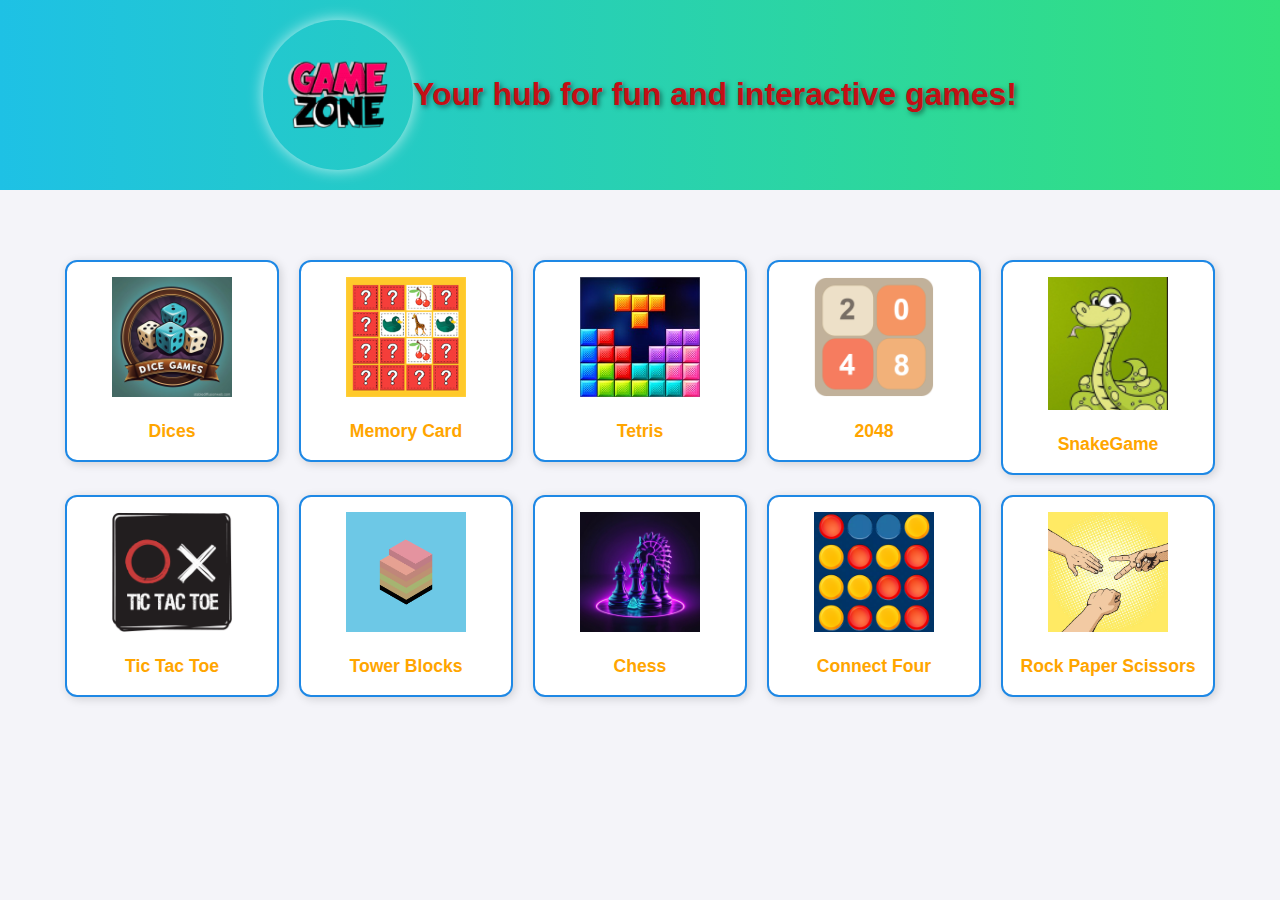
<file: index.html>
<!DOCTYPE html>
<html lang="en">
<head>
  <meta charset="UTF-8">
  <meta name="viewport" content="width=device-width, initial-scale=1.0">
  <title>GameZone</title>
  <link rel="stylesheet" href="style.css">
</head>
<body>
  <header>
    <img src="Assets/gamezone-logo.png" alt="GameZone Logo" class="logo">
    <p>Your hub for fun and interactive games!</p>
  </header>
  <main>
    <section id="game-list">
      <!-- Dices -->
      <a href="Games/Dices/index.html">
        <div class="game-tile">
          <img src="Assets/Dices.png" alt="Dices">
          <span>Dices</span>
        </div>
      </a>
      <!-- Memory Card -->
      <a href="Games/Memory Card/index.html">
        <div class="game-tile">
          <img src="Assets/Memory-Card.png" alt="Memory Card">
          <span>Memory Card</span>
        </div>
      </a>
       <!-- Tetris -->
       <a href="Games/Tetris/index.html">
        <div class="game-tile">
          <img src="Assets/Tetris.png" alt="Tetris">
          <span>Tetris</span>
        </div>
      </a>
       <!-- 2048 -->
       <a href="Games/2048/index.html">
        <div class="game-tile">
          <img src="Assets/2048.png" alt="2048">
          <span>2048</span>
        </div>
      </a>
      <!-- SnakeGame -->
      <a href="Games/SnakeGame/index.html">
        <div class="game-tile">
          <img src="Assets/SnakeGame-logo.png" alt="SnakeGame">
          <span>SnakeGame</span>
        </div>
      </a> 
      <!-- Tic Tac Toe -->
      <a href="Games/tic-tac-toe/index.html">
        <div class="game-tile">
          <img src="Assets/tic-tac-toe-logo.png" alt="Tic Tac Toe">
          <span>Tic Tac Toe</span>
        </div>
      </a>
      <!-- Tower Blocks -->
      <a href="Games/Tower Blocks/index.html">
        <div class="game-tile">
          <img src="Assets/Tower-Blocks.png" alt="Tower Blocks">
          <span>Tower Blocks</span>
        </div>
      </a>
       <!-- Chess -->
       <a href="Games/Chess/Index.html">
        <div class="game-tile">
          <img src="Assets/Chess-logo.png" alt="Chess">
          <span>Chess</span>
        </div>
      </a>
      <!-- connectFour -->
      <a href="Games/connectFour/index.html">
        <div class="game-tile">
          <img src="Assets/connectFour-logo.png" alt="Connect Four">
          <span>Connect Four</span>
        </div>
      </a>
      <!-- Rock-Paper-Scissors -->
      <a href="Games/rock-paper-scissors/index.html">
        <div class="game-tile">
          <img src="Assets/rock-paper-scissors-logo.png" alt="Rock Paper Scissors">
          <span>Rock Paper Scissors</span>
        </div>
      </a>
    </section>
  </main>
</body>
</html>
</file>
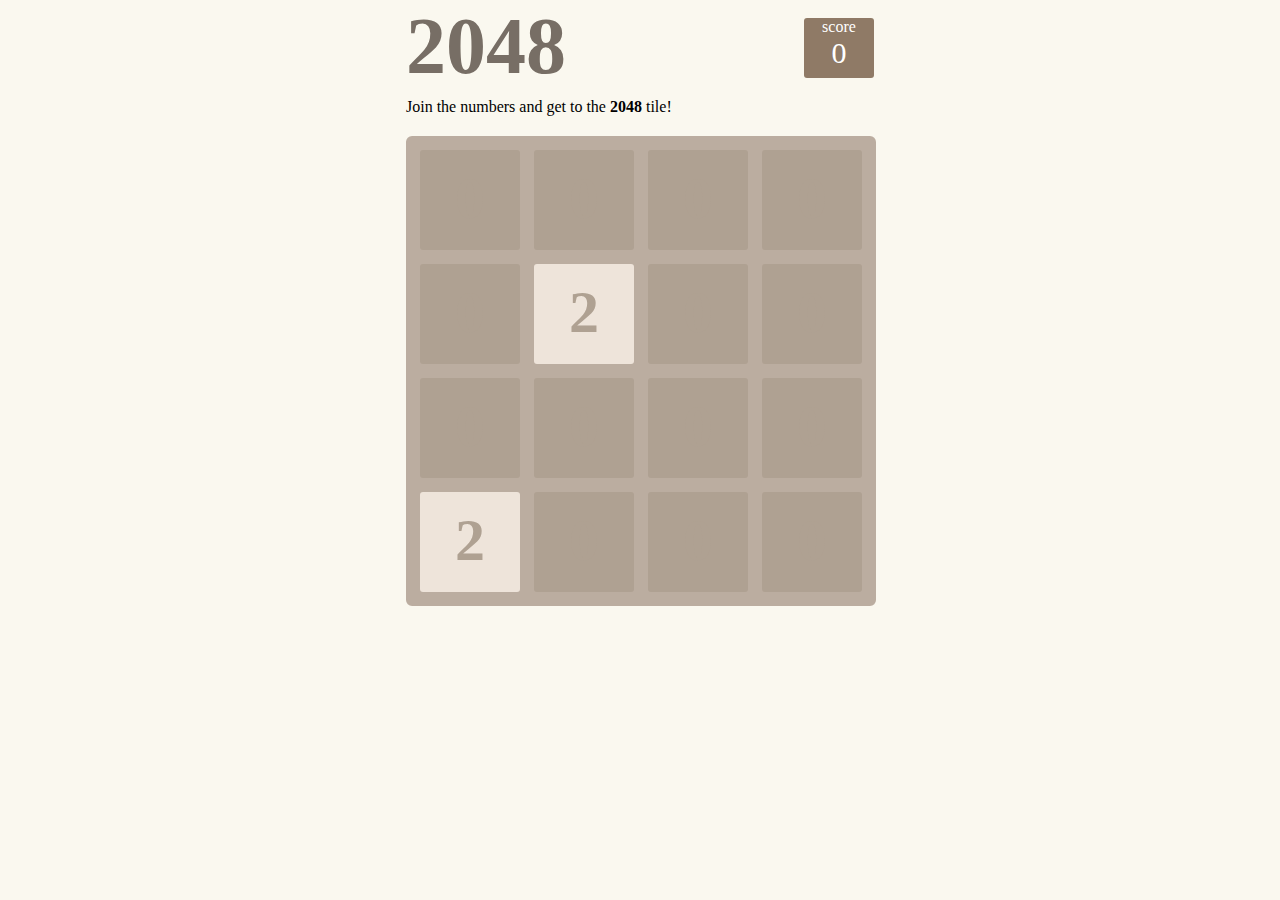
<file: Games/2048/index.html>
<!DOCTYPE html>
<html lang="en" dir="ltr">
  <head>
    <meta charset="utf-8" />
    <title>2048 Game</title>
    <link rel="stylesheet" href="style.css" />
    <script src="script.js" charset="utf-8"></script>
   </head>
  <body>
    <div class="container">
      <div class="info">
        <h1>2048</h1>
        <div class="score-container">
          <div class="score-title">score</div>
          <span id="score">0</span>
        </div>
      </div>
      <span id="result">Join the numbers and get to the <b>2048</b> tile!</span>
      <div class="grid"></div>
    </div>
  </body>
</html>
</file>
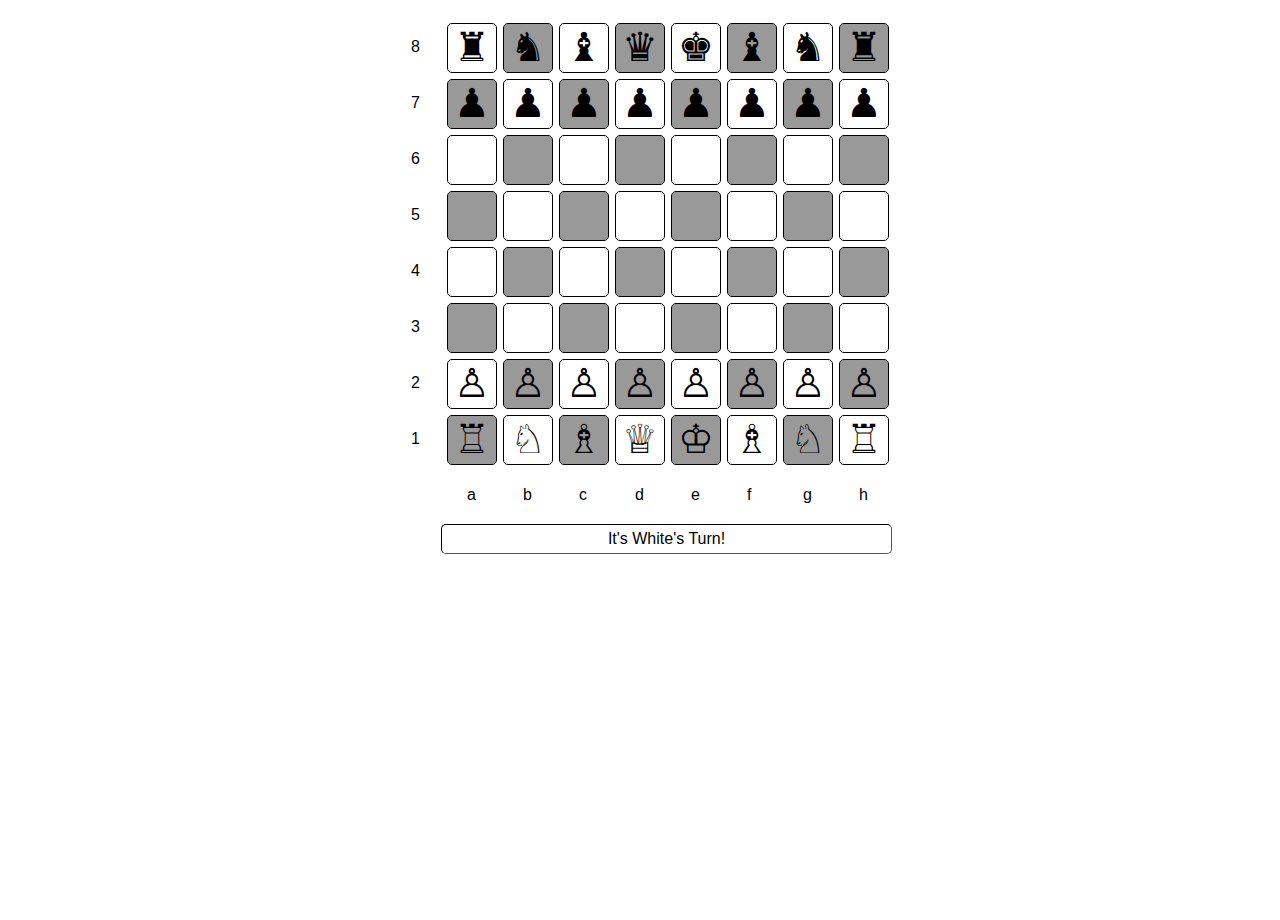
<file: Games/Chess/Index.html>
<!DOCTYPE html>
<html lang="en">

<head>
    <meta charset="UTF-8">
    <meta name="viewport" content="width=device-width, initial-scale=1.0">
    <title>Chess Game</title>
    <link rel="stylesheet" href="./style.css">
</head>

<body>
    <div id="game">
        <div class='cellprefix'>8</div>
        <div class='gamecell' id='1_8'></div>
        <div class='gamecell grey' id='2_8'></div>
        <div class='gamecell' id='3_8'></div>
        <div class='gamecell grey' id='4_8'></div>
        <div class='gamecell' id='5_8'></div>
        <div class='gamecell grey' id='6_8'></div>
        <div class='gamecell' id='7_8'></div>
        <div class='gamecell grey' id='8_8'></div><br>

        <div class='cellprefix'>7</div>
        <div class='gamecell grey' id='1_7'></div>
        <div class='gamecell' id='2_7'></div>
        <div class='gamecell grey' id='3_7'></div>
        <div class='gamecell' id='4_7'></div>
        <div class='gamecell grey' id='5_7'></div>
        <div class='gamecell' id='6_7'></div>
        <div class='gamecell grey' id='7_7'></div>
        <div class='gamecell' id='8_7'></div><br>

        <div class='cellprefix'>6</div>
        <div class='gamecell' id='1_6'></div>
        <div class='gamecell grey' id='2_6'></div>
        <div class='gamecell' id='3_6'></div>
        <div class='gamecell grey' id='4_6'></div>
        <div class='gamecell' id='5_6'></div>
        <div class='gamecell grey' id='6_6'></div>
        <div class='gamecell' id='7_6'></div>
        <div class='gamecell grey' id='8_6'></div><br>

        <div class='cellprefix'>5</div>
        <div class='gamecell grey' id='1_5'></div>
        <div class='gamecell' id='2_5'></div>
        <div class='gamecell grey' id='3_5'></div>
        <div class='gamecell' id='4_5'></div>
        <div class='gamecell grey' id='5_5'></div>
        <div class='gamecell' id='6_5'></div>
        <div class='gamecell grey' id='7_5'></div>
        <div class='gamecell' id='8_5'></div><br>

        <div class='cellprefix'>4</div>
        <div class='gamecell' id='1_4'></div>
        <div class='gamecell grey' id='2_4'></div>
        <div class='gamecell' id='3_4'></div>
        <div class='gamecell grey' id='4_4'></div>
        <div class='gamecell' id='5_4'></div>
        <div class='gamecell grey' id='6_4'></div>
        <div class='gamecell' id='7_4'></div>
        <div class='gamecell grey' id='8_4'></div><br>

        <div class='cellprefix'>3</div>
        <div class='gamecell grey' id='1_3'></div>
        <div class='gamecell' id='2_3'></div>
        <div class='gamecell grey' id='3_3'></div>
        <div class='gamecell' id='4_3'></div>
        <div class='gamecell grey' id='5_3'></div>
        <div class='gamecell' id='6_3'></div>
        <div class='gamecell grey' id='7_3'></div>
        <div class='gamecell' id='8_3'></div><br>

        <div class='cellprefix'>2</div>
        <div class='gamecell' id='1_2'></div>
        <div class='gamecell grey' id='2_2'></div>
        <div class='gamecell' id='3_2'></div>
        <div class='gamecell grey' id='4_2'></div>
        <div class='gamecell' id='5_2'></div>
        <div class='gamecell grey' id='6_2'></div>
        <div class='gamecell' id='7_2'></div>
        <div class='gamecell grey' id='8_2'></div><br>

        <div class='cellprefix'>1</div>
        <div class='gamecell grey' id='1_1'></div>
        <div class='gamecell' id='2_1'></div>
        <div class='gamecell grey' id='3_1'></div>
        <div class='gamecell' id='4_1'></div>
        <div class='gamecell grey' id='5_1'></div>
        <div class='gamecell' id='6_1'></div>
        <div class='gamecell grey' id='7_1'></div>
        <div class='gamecell' id='8_1'></div><br>

        <div class='cellprefix'></div>
        <div class='cellprefix'>a</div>
        <div class='cellprefix'>b</div>
        <div class='cellprefix'>c</div>
        <div class='cellprefix'>d</div>
        <div class='cellprefix'>e</div>
        <div class='cellprefix'>f</div>
        <div class='cellprefix'>g</div>
        <div class='cellprefix'>h</div><br>

        <div id='turn'>It's White's Turn!</div>
    </div>

    <script src='https://cdnjs.cloudflare.com/ajax/libs/jquery/3.2.1/jquery.min.js'></script>
    <script src="./script.js"></script>
</body>

</html>
</file>
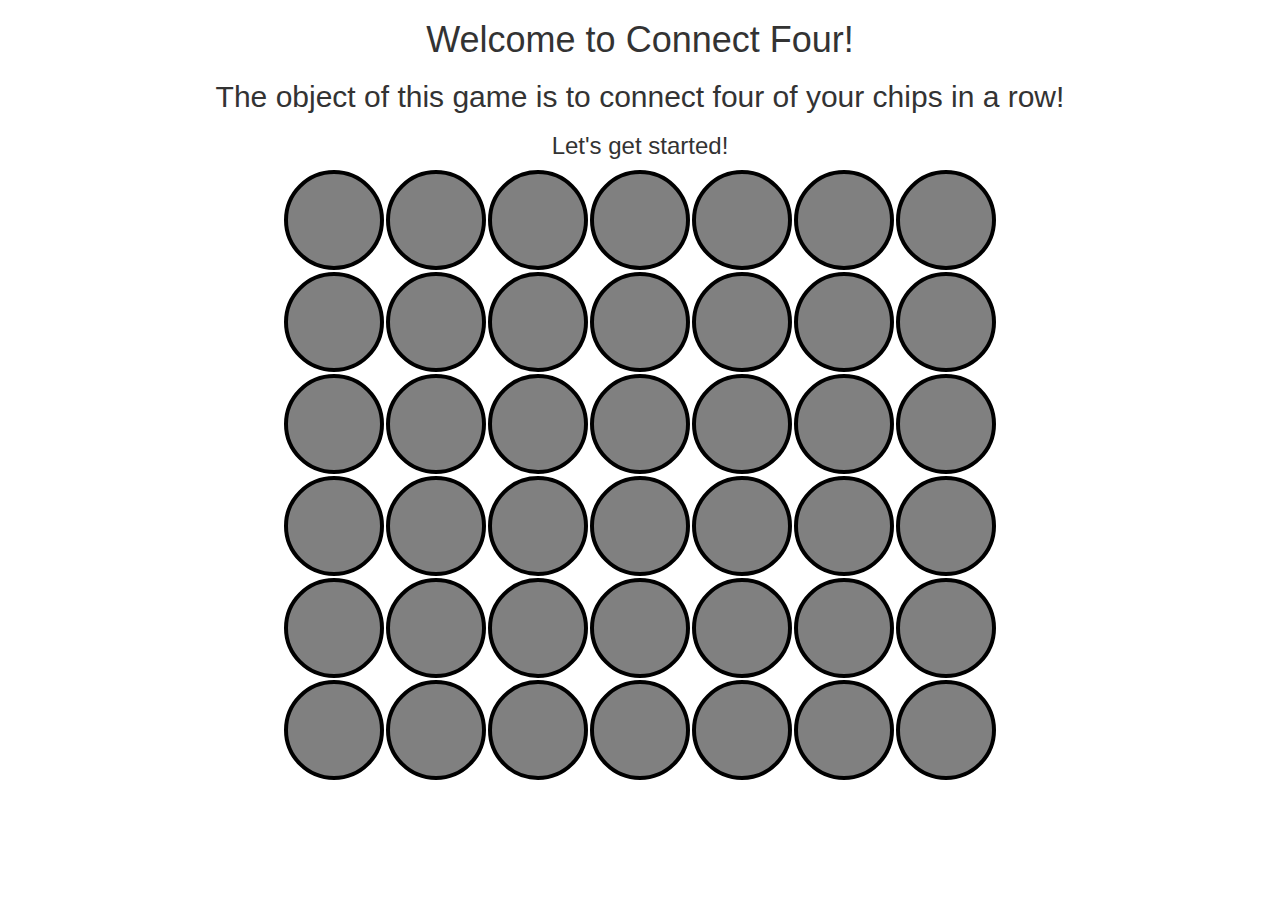
<file: Games/connectFour/index.html>
<!DOCTYPE html>
<html>
  <head>
    <meta charset="utf-8">
    <title>Connect Four</title>


    <link rel="stylesheet" href="https://maxcdn.bootstrapcdn.com/bootstrap/3.3.7/css/bootstrap.min.css" integrity="sha384-BVYiiSIFeK1dGmJRAkycuHAHRg32OmUcww7on3RYdg4Va+PmSTsz/K68vbdEjh4u" crossorigin="anonymous">
    <link rel="stylesheet" href="style.css">

  </head>
  <body>
    <div class="container" align='center'>
      <h1>Welcome to Connect Four!</h1>
      <h2>The object of this game is to connect four of your chips in a row!</h2>
      <h3>Let's get started!</h3>
        <table class="board">
        <tr>
          <td><button type="button"></button></td>
          <td><button type="button"></button></td>
          <td><button type="button"></button></td>
          <td><button type="button"></button></td>
          <td><button type="button"></button></td>
          <td><button type="button"></button></td>
          <td><button type="button"></button></td>
        </tr>
        <tr>
          <td><button type="button"></button></td>
          <td><button type="button"></button></td>
          <td><button type="button"></button></td>
          <td><button type="button"></button></td>
          <td><button type="button"></button></td>
          <td><button type="button"></button></td>
          <td><button type="button"></button></td>
        </tr>
        <tr>
          <td><button type="button"></button></td>
          <td><button type="button"></button></td>
          <td><button type="button"></button></td>
          <td><button type="button"></button></td>
          <td><button type="button"></button></td>
          <td><button type="button"></button></td>
          <td><button type="button"></button></td>
        </tr>
        <tr>
          <td><button type="button"></button></td>
          <td><button type="button"></button></td>
          <td><button type="button"></button></td>
          <td><button type="button"></button></td>
          <td><button type="button"></button></td>
          <td><button type="button"></button></td>
          <td><button type="button"></button></td>
        </tr>
        <tr>
          <td><button type="button"></button></td>
          <td><button type="button"></button></td>
          <td><button type="button"></button></td>
          <td><button type="button"></button></td>
          <td><button type="button"></button></td>
          <td><button type="button"></button></td>
          <td><button type="button"></button></td>
        </tr>
        <tr>
          <td><button type="button"></button></td>
          <td><button type="button"></button></td>
          <td><button type="button"></button></td>
          <td><button type="button"></button></td>
          <td><button type="button"></button></td>
          <td><button type="button"></button></td>
          <td><button type="button"></button></td>
        </tr>
    </table>

    </div>

    </script>
    <script
    src="https://code.jquery.com/jquery-3.1.1.min.js"
    integrity="sha256-hVVnYaiADRTO2PzUGmuLJr8BLUSjGIZsDYGmIJLv2b8="
    crossorigin="anonymous">
    </script>
    <script src='game.js'>

    </script>
  </body>
</html>
</file>
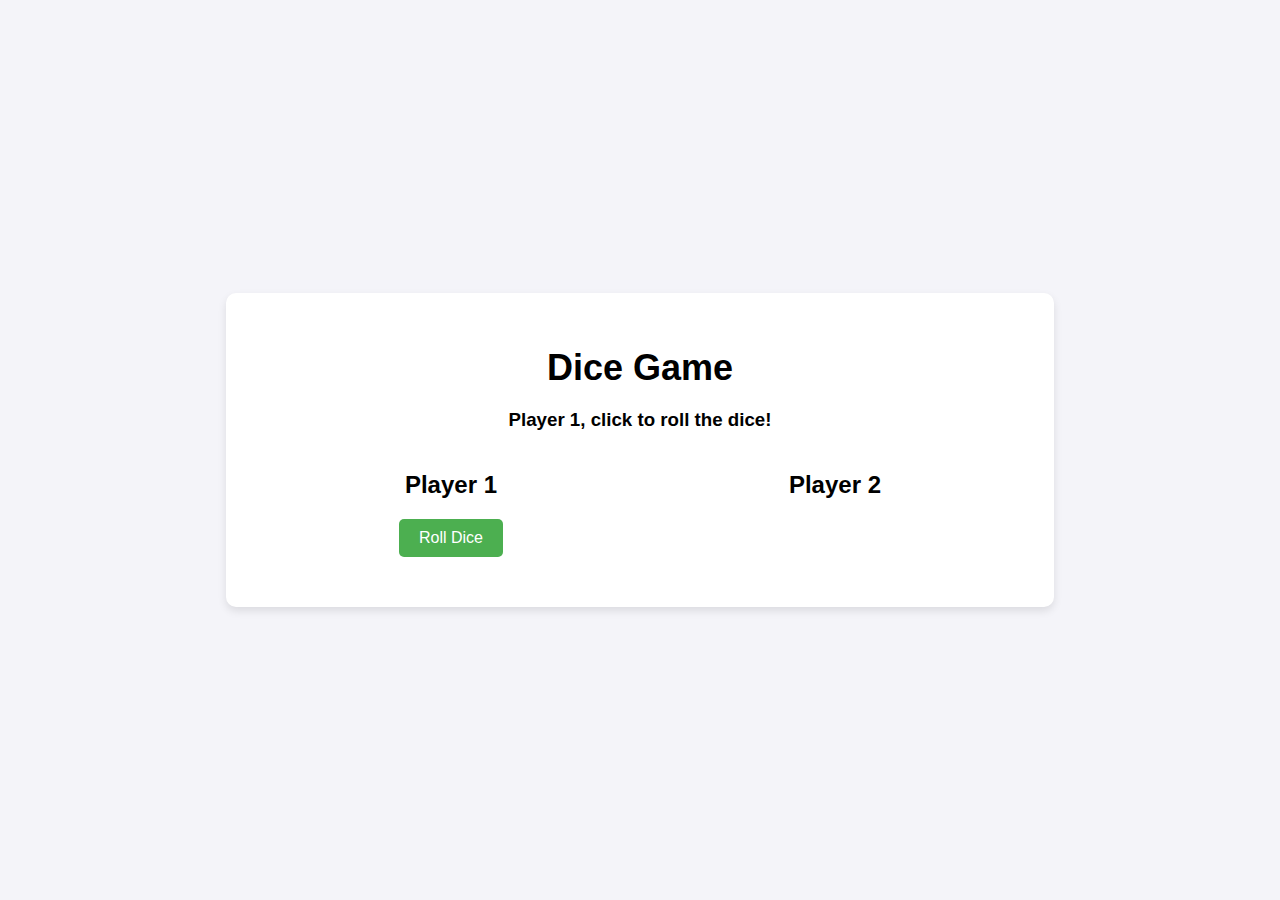
<file: Games/Dices/index.html>
<!DOCTYPE html>
<html lang="en">
<head>
    <meta charset="UTF-8">
    <meta name="viewport" content="width=device-width, initial-scale=1.0">
    <title>Dice Game</title>
    <link rel="stylesheet" href="style.css">
</head>
<body>
    <div class="container">
        <h1>Dice Game</h1>
        <div class="game-status">
            <h3 id="status">Player 1, click to roll the dice!</h3>
        </div>

        <div class="players">
            <div class="player">
                <h2>Player 1</h2>
                <div id="player1Dice" class="dice-img hidden">
                    <img id="player1DiceImg" src="images/dice-1.png" alt="Player 1 Dice">
                </div>
                <button id="player1Roll">Roll Dice</button>
            </div>

            <div class="player">
                <h2>Player 2</h2>
                <div id="player2Dice" class="dice-img hidden">
                    <img id="player2DiceImg" src="images/dice-1.png" alt="Player 2 Dice">
                </div>
                <button id="player2Roll" class="hidden">Roll Dice</button>
            </div>
        </div>

        <button id="resetBtn" class="hidden">Restart Game</button>
    </div>

    <script src="game.js"></script>
</body>
</html>
</file>
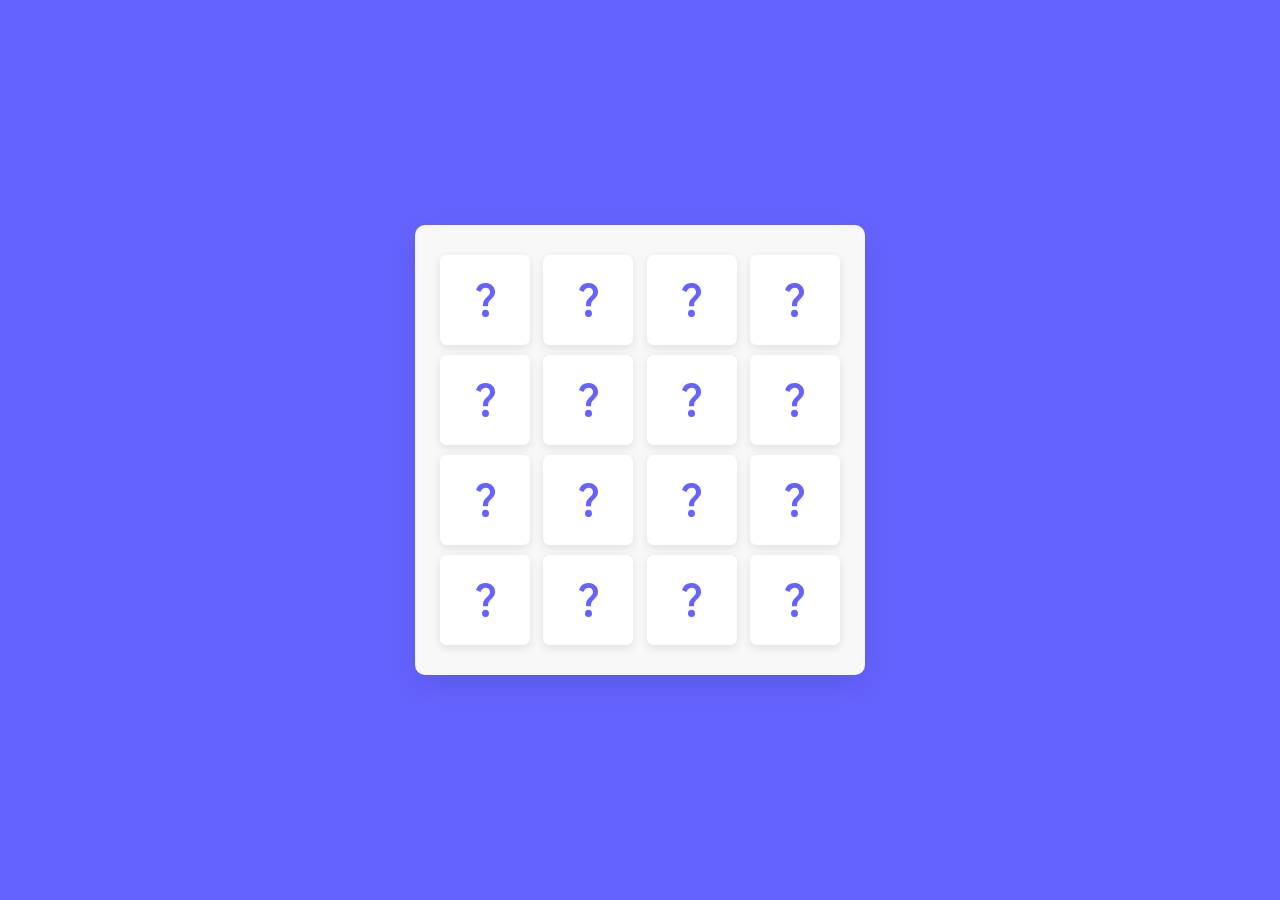
<file: Games/Memory Card/index.html>
<!doctype html>
<html lang="en" dir="ltr"> 
 <head> 
  <meta charset="utf-8"> 
  <title>Memory Card Game</title> 
  <link rel="stylesheet" href="style.css"> 
  <meta name="viewport" content="width=device-width, initial-scale=1.0"> 
 </head> 
 <body> 
  <div class="wrapper"> 
   <ul class="cards"> 
    <li class="card"> 
     <div class="view front-view"> 
      <img src="images/que_icon.svg" alt="icon"> 
     </div> 
     <div class="view back-view"> 
      <img src="images/img-1.png" alt="card-img"> 
     </div> </li> 
    <li class="card"> 
     <div class="view front-view"> 
      <img src="images/que_icon.svg" alt="icon"> 
     </div> 
     <div class="view back-view"> 
      <img src="images/img-6.png" alt="card-img"> 
     </div> </li> 
    <li class="card"> 
     <div class="view front-view"> 
      <img src="images/que_icon.svg" alt="icon"> 
     </div> 
     <div class="view back-view"> 
      <img src="images/img-3.png" alt="card-img"> 
     </div> </li> 
    <li class="card"> 
     <div class="view front-view"> 
      <img src="images/que_icon.svg" alt="icon"> 
     </div> 
     <div class="view back-view"> 
      <img src="images/img-2.png" alt="card-img"> 
     </div> </li> 
    <li class="card"> 
     <div class="view front-view"> 
      <img src="images/que_icon.svg" alt="icon"> 
     </div> 
     <div class="view back-view"> 
      <img src="images/img-1.png" alt="card-img"> 
     </div> </li> 
    <li class="card"> 
     <div class="view front-view"> 
      <img src="images/que_icon.svg" alt="icon"> 
     </div> 
     <div class="view back-view"> 
      <img src="images/img-5.png" alt="card-img"> 
     </div> </li> 
    <li class="card"> 
     <div class="view front-view"> 
      <img src="images/que_icon.svg" alt="icon"> 
     </div> 
     <div class="view back-view"> 
      <img src="images/img-2.png" alt="card-img"> 
     </div> </li> 
    <li class="card"> 
     <div class="view front-view"> 
      <img src="images/que_icon.svg" alt="icon"> 
     </div> 
     <div class="view back-view"> 
      <img src="images/img-6.png" alt="card-img"> 
     </div> </li> 
    <li class="card"> 
     <div class="view front-view"> 
      <img src="images/que_icon.svg" alt="icon"> 
     </div> 
     <div class="view back-view"> 
      <img src="images/img-3.png" alt="card-img"> 
     </div> </li> 
    <li class="card"> 
     <div class="view front-view"> 
      <img src="images/que_icon.svg" alt="icon"> 
     </div> 
     <div class="view back-view"> 
      <img src="images/img-4.png" alt="card-img"> 
     </div> </li> 
    <li class="card"> 
     <div class="view front-view"> 
      <img src="images/que_icon.svg" alt="icon"> 
     </div> 
     <div class="view back-view"> 
      <img src="images/img-5.png" alt="card-img"> 
     </div> </li> 
    <li class="card"> 
     <div class="view front-view"> 
      <img src="images/que_icon.svg" alt="icon"> 
     </div> 
     <div class="view back-view"> 
      <img src="images/img-4.png" alt="card-img"> 
     </div> </li> 
    <li class="card"> 
     <div class="view front-view"> 
      <img src="images/que_icon.svg" alt="icon"> 
     </div> 
     <div class="view back-view"> 
      <img src="images/img-4.png" alt="card-img"> 
     </div> </li> 
    <li class="card"> 
     <div class="view front-view"> 
      <img src="images/que_icon.svg" alt="icon"> 
     </div> 
     <div class="view back-view"> 
      <img src="images/img-4.png" alt="card-img"> 
     </div> </li> 
    <li class="card"> 
     <div class="view front-view"> 
      <img src="images/que_icon.svg" alt="icon"> 
     </div> 
     <div class="view back-view"> 
      <img src="images/img-4.png" alt="card-img"> 
     </div> </li> 
    <li class="card"> 
     <div class="view front-view"> 
      <img src="images/que_icon.svg" alt="icon"> 
     </div> 
     <div class="view back-view"> 
      <img src="images/img-4.png" alt="card-img"> 
     </div> </li> 
   </ul> 
  </div> 
  <script src="script.js"></script> 
 
</body></html>
</file>
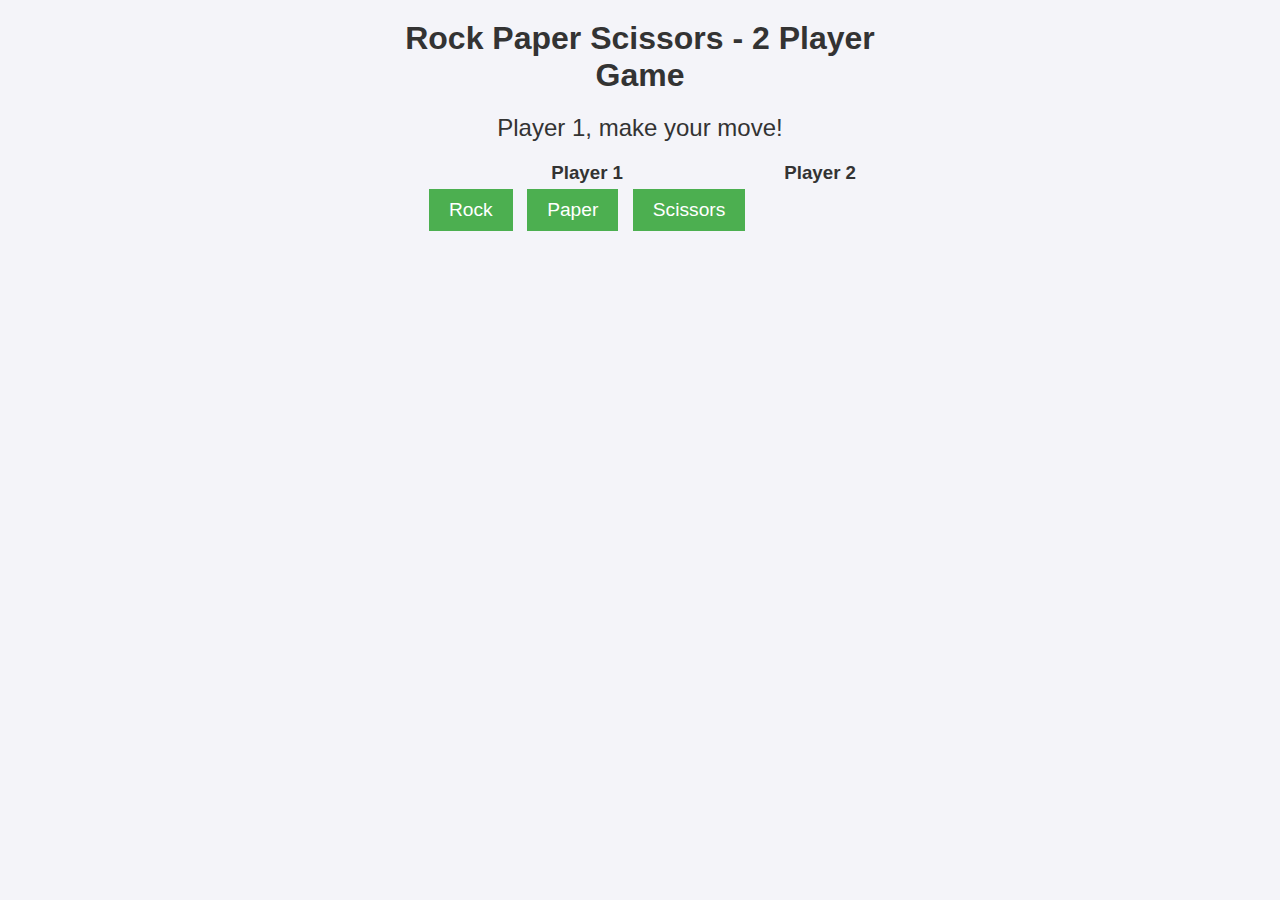
<file: Games/rock-paper-scissors/index.html>
<!DOCTYPE html>
<html lang="en">
<head>
  <meta charset="UTF-8">
  <meta name="viewport" content="width=device-width, initial-scale=1.0">
  <title>Rock Paper Scissors - 2 Player Game</title>
  <link rel="stylesheet" href="style.css">
</head>
<body>
  <div class="game-container">
    <h2>Rock Paper Scissors - 2 Player Game</h2>
    <p id="status">Player 1, make your move!</p>
    
    <div class="player-choice">
      <div>
        <h3>Player 1</h3>
        <button id="player1Rock" class="choice-button">Rock</button>
        <button id="player1Paper" class="choice-button">Paper</button>
        <button id="player1Scissors" class="choice-button">Scissors</button>
        <p id="player1ChoiceText" class="hidden">Player 1 made their move!</p>
      </div>

      <div>
        <h3>Player 2</h3>
        <button id="player2Rock" class="choice-button hidden">Rock</button>
        <button id="player2Paper" class="choice-button hidden">Paper</button>
        <button id="player2Scissors" class="choice-button hidden">Scissors</button>
        <p id="player2ChoiceText" class="hidden">Player 2 made their move!</p>
      </div>
    </div>

    <button id="resetBtn" class="hidden">Restart Game</button>
  </div>

  <script src="game.js"></script>
</body>
</html>
</file>
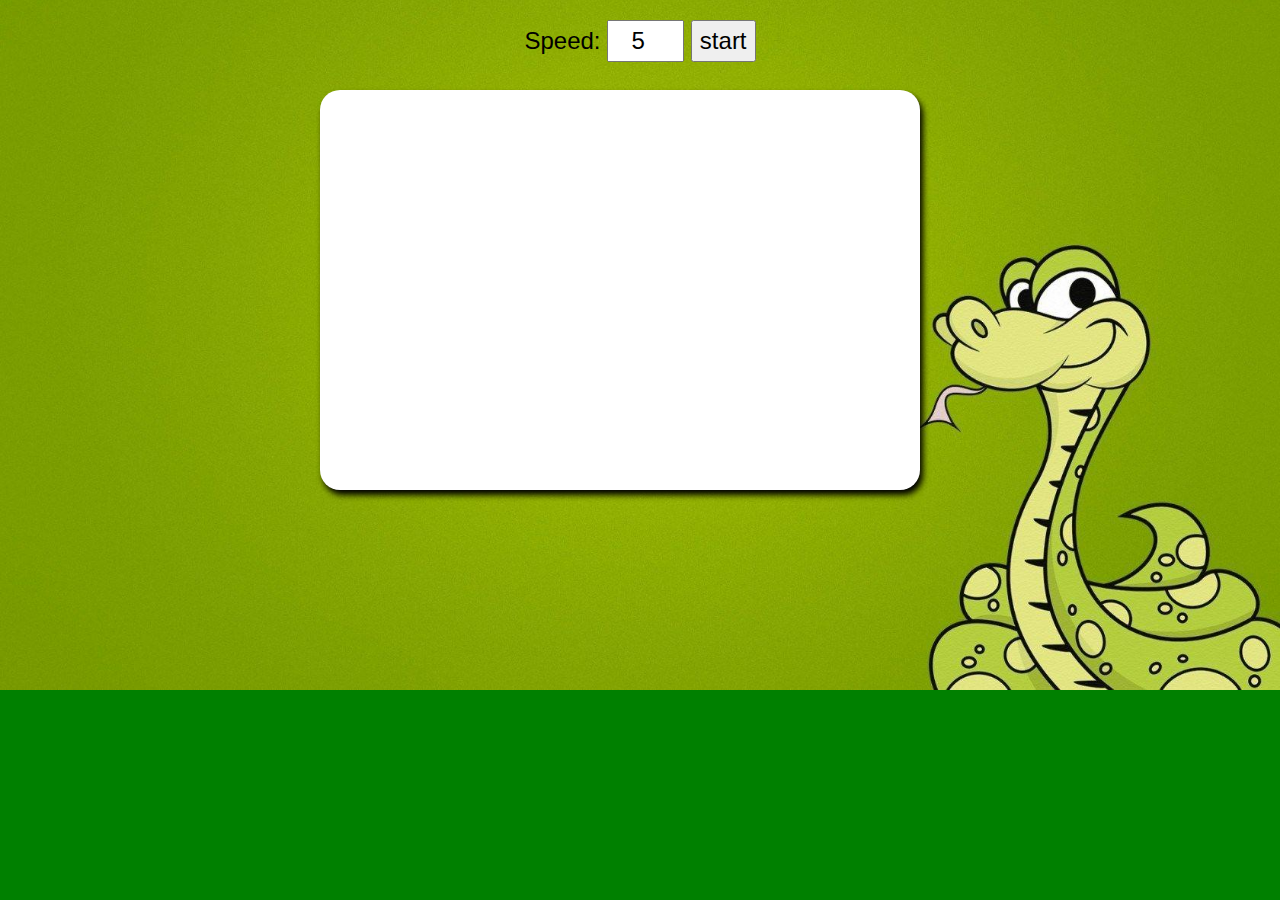
<file: Games/SnakeGame/index.html>
<!DOCTYPE html>
<html lang="en">
 <head>
  <meta charset="UTF-8" />
  <meta http-equiv="X-UA-Compatible" content="IE=edge" />
  <meta name="viewport" content="width=device-width, initial-scale=1.0" />
  <title>Document</title>
  <link rel="stylesheet" href="./style.css" />
 </head>
 <body>
  Speed:
  <input type="number" id="gameSpeed" value="5" min="1" max="9" step="1" />

  <input type="button" value="start" id="gameStart" onclick="initialize()" />
  <br />
  <br />

  <div>
   <canvas id="gameArea"></canvas>
  </div>

  <script src="./script.js"></script>
 </body>
</html>
</file>
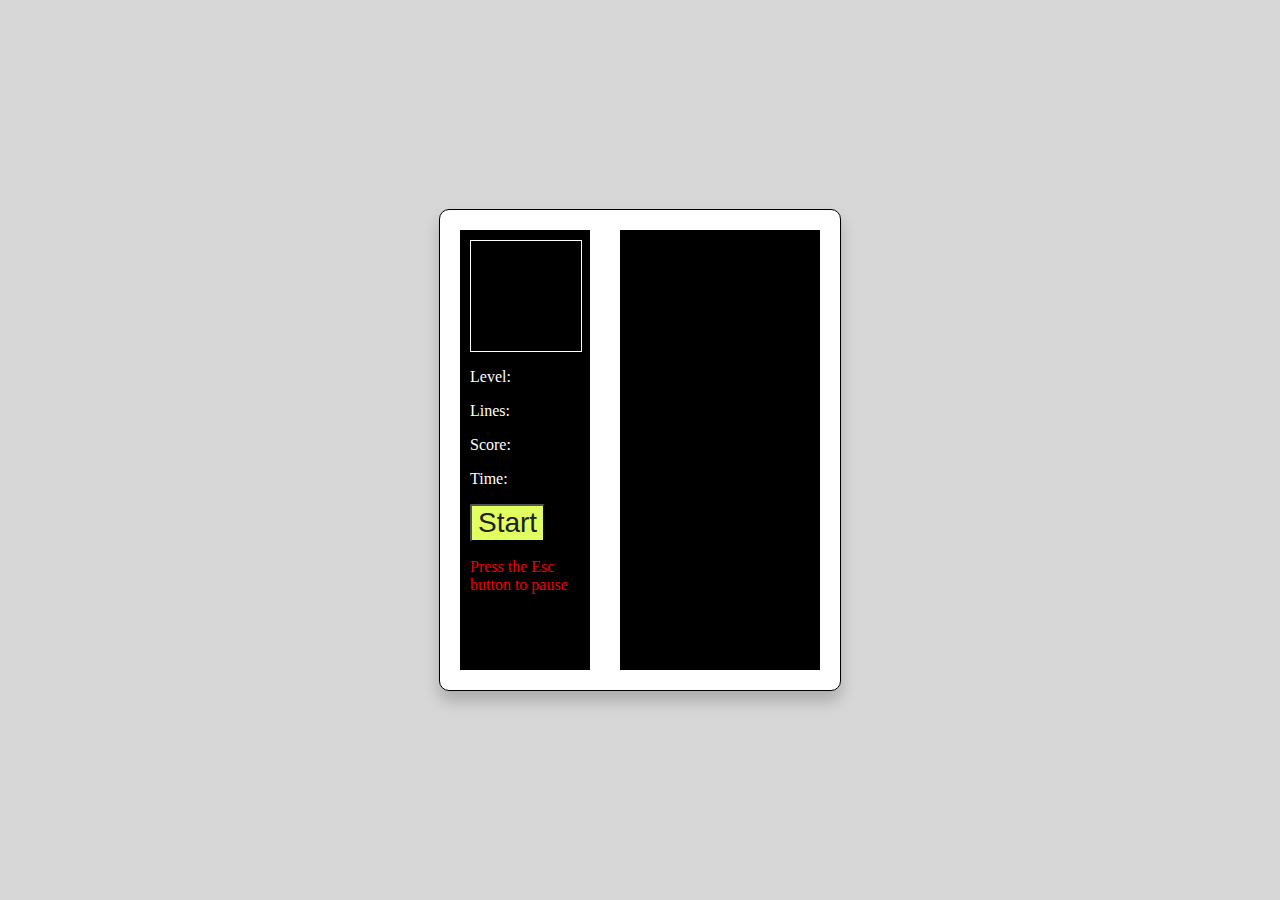
<file: Games/Tetris/index.html>
<!DOCTYPE html>
<html>
  <head>
    <title>Tetris Game</title>
    <link rel="stylesheet" type="text/css" href="style.css" />
  </head>
  <body>
    <div id="tetris">
      <div id="info">
        <div id="next_shape"></div>
        <p id="level">Level: <span></span></p>
        <p id="lines">Lines: <span></span></p>
        <p id="score">Score: <span></span></p>
        <p id="time">Time: <span></span></p>
        <button id="start">Start</button>
        <p class="red">Press the Esc button to pause<span></span></p>
      </div>
      <div id="canvas"></div>
    </div>
    <script type="text/javascript" src="script.js"></script>
  </body>
</html>
</file>
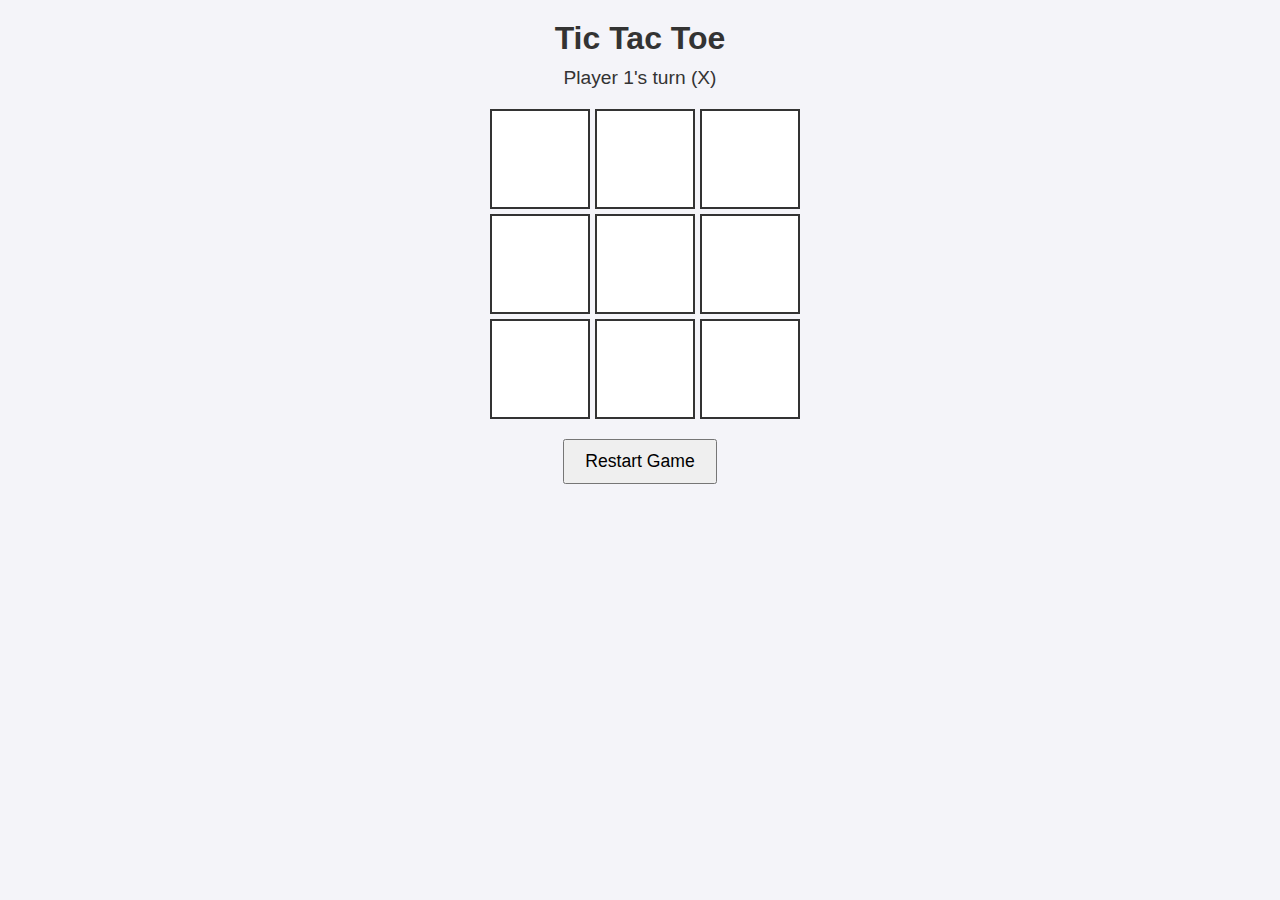
<file: Games/tic-tac-toe/index.html>
<!DOCTYPE html>
<html lang="en">
<head>
  <meta charset="UTF-8">
  <meta name="viewport" content="width=device-width, initial-scale=1.0">
  <title>Tic Tac Toe - GameZone</title>
  <link rel="stylesheet" href="style.css">
</head>
<body>
  <div class="game-container">
    <h2>Tic Tac Toe</h2>
    <p id="status">Player 1's turn (X)</p>
    <div class="board" id="board"></div>
    <button id="resetBtn">Restart Game</button>
  </div>

  <script src="game.js"></script>
</body>
</html>
</file>
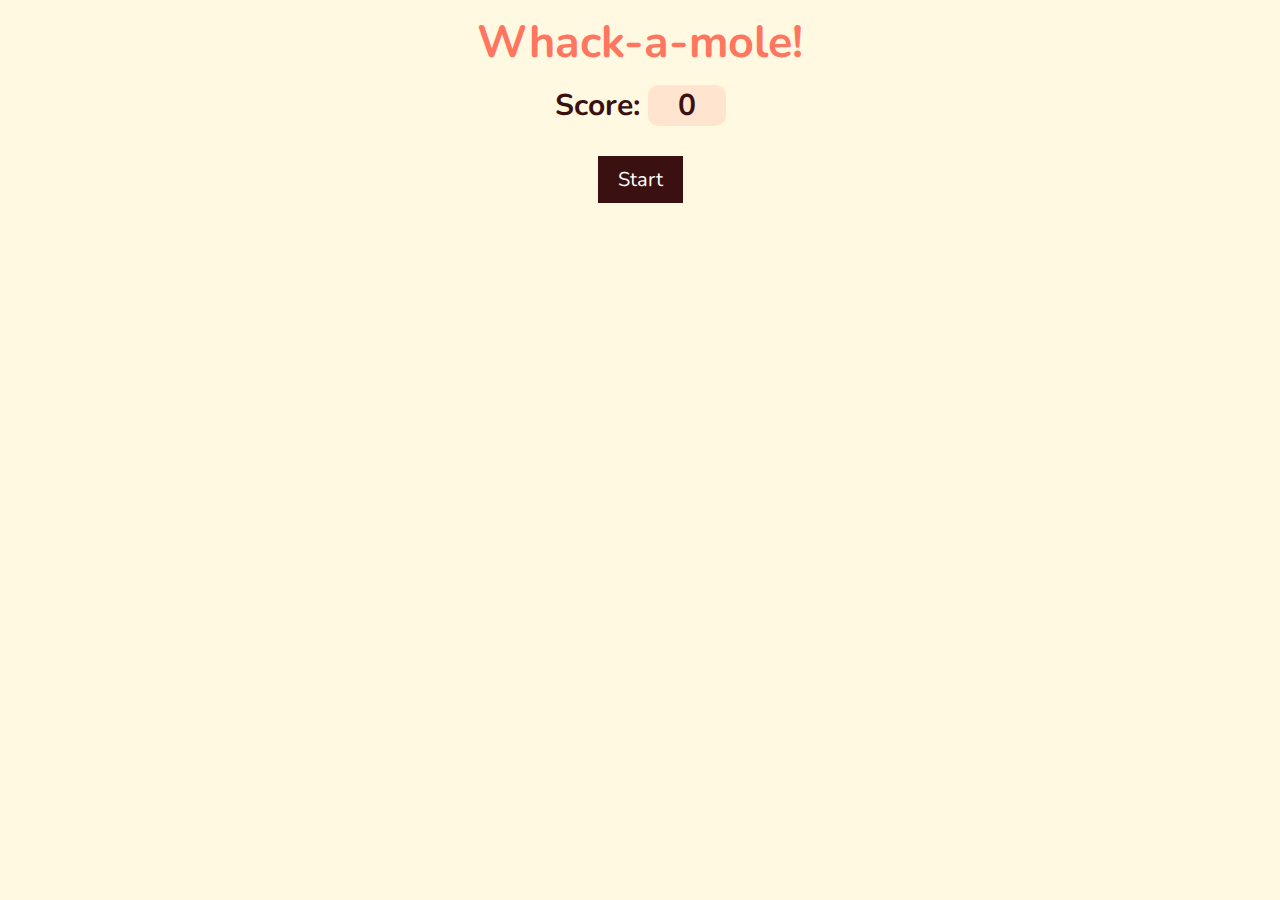
<file: Games/Whack A Mole/index.html>
<!DOCTYPE html>
<html lang="en">
  <head>
    <meta charset="UTF-8" />
    <meta http-equiv="X-UA-Compatible" content="IE=edge" />
    <meta name="viewport" content="width=device-width, initial-scale=1.0" />
    <title>Whack-a-mole Game</title>
    <link rel="stylesheet" href="style.css" />
  </head>
  <body>
    <h1>Whack-a-mole!</h1>
    <h2>Score: <span class="score">0</span></h2>
    <button id="start" onClick="startGame()">Start</button>
    <div class="game">
      <div class="hole hole1">
        <div class="mole"></div>
      </div>
      <div class="hole hole2">
        <div class="mole"></div>
      </div>
      <div class="hole hole3">
        <div class="mole"></div>
      </div>
      <div class="hole hole4">
        <div class="mole"></div>
      </div>
      <div class="hole hole5">
        <div class="mole"></div>
      </div>
      <div class="hole hole6">
        <div class="mole"></div>
      </div>
    </div>
    <script src="script.js"></script>
  </body>
</html>
</file>
<file: Games/2048/style.css>
body {
  background-color: #faf8ef;
  display: flex;
  justify-content: center;
  font-family: "Clear Sans", "Helvetica Neue";
}

h1 {
  font-size: 80px;
  line-height: 0.7;
  color: #776e65;
  margin: 0px;
}

.container {
  width: 468px;
  margin-top: 10px;
}

.info {
  display: flex;
  justify-content: space-between;
  margin-bottom: 20px;
}

.grid {
  display: flex;
  flex-wrap: wrap;
  width: 456px;
  height: 456px;
  background-color: #bbada0;
  border: 7px solid #bbada0;
  border-radius: 6px;
  margin-top: 20px;
}

.grid div {
  width: 100px;
  height: 100px;
  margin: 7px;
  border-radius: 3px;
  background-color: #eee4da;
  color: #afa192;
  font-weight: bold;
  text-align: center;
  font-size: 60px;
  line-height: 1.6;
}

.score-container {
  text-align: center;
  width: 70px;
  height: 60px;
  border-radius: 3px;
  background-color: #8f7a66;
  color: #ffffff;
}

#score {
  font-size: 30px;
}

.score-title {
  font-size: 16px;
}
</file>
<file: Games/Chess/style.css>
html,
body {
    width: 100%;
    height: 100%;
    padding: 0;
    margin: 0;
    font-family: sans-serif;
}

div * {
    padding: 0;
    margin: 0;
    box-sizing: border-box;
}

#turn {
    max-width: 451px;
    max-height: 30px;
    width: 100%;
    height: 100%;
    position: relative;
    float: right;
    border-radius: 5px;
    border: 1px solid rgb(0, 0, 0);
    border-style: inset;
    text-align: center;
    padding: 5px 0 0 0;
    background: #fff;
    transition: .85s linear;
}

.turnhighlight {
    background: #5cb85c !important;
    color: #fff;
}

#game {
    max-width: 504px;
    max-height: 504px;
    width: 100%;
    height: 100%;
    position: relative;
    margin: 20px auto;
}

.cellprefix {
    width: 100%;
    height: 100%;
    max-width: 50px;
    max-height: 50px;
    float: left;
    margin: 3px;
    padding: 15px 0 0 20px;
}

.gamecell {
    border: 1px solid #000;
    width: 100%;
    height: 100%;
    max-width: 50px;
    max-height: 50px;
    float: left;
    margin: 3px;
    transition: all 0.5s ease-in-out;
    border-radius: 5px;
    font-size: 30pt;
    padding: 0 0 0 6px;
    cursor: pointer;
    z-index: 1;
}



.grey {
    background: rgba(128, 128, 128, 0.801);
}

.green {
    /*background: green !important;*/
    background: rgb(65, 161, 73) !important;
}

.neonblue_txt {
    animation: neonBlueText 1.5s ease-in-out infinite alternate;
}

.neonorange_txt {
    animation: neonOrangeText 1.5s ease-in-out infinite alternate;
}

.neongreen_txt {
    animation: neonGreenText 1.5s ease-in-out infinite alternate;
}

/* --- N E O N    T E X T --- */
@keyframes neonBlueText {
    from {
        text-shadow: 0 0 10px #fff, 0 0 20px #fff, 0 0 30px #fff, 0 0 40px #228dff,
            0 0 70px #228dff, 0 0 80px #228dff, 0 0 100px #228dff, 0 0 150px #228dff;
    }

    to {
        text-shadow: 0 0 5px #fff, 0 0 10px #fff, 0 0 15px #fff, 0 0 20px #228dff,
            0 0 35px #228dff, 0 0 40px #228dff, 0 0 50px #228dff, 0 0 75px #228dff;
    }
}

@keyframes neonOrangeText {
    from {
        text-shadow: 0 0 10px #fff, 0 0 20px #fff, 0 0 30px #fff, 0 0 40px #ff9900,
            0 0 70px #ff9900, 0 0 80px #ff9900, 0 0 100px #ff9900, 0 0 150px #ff9900;
    }

    to {
        text-shadow: 0 0 5px #fff, 0 0 10px #fff, 0 0 15px #fff, 0 0 20px #ff9900,
            0 0 35px #ff9900, 0 0 40px #ff9900, 0 0 50px #ff9900, 0 0 75px #ff9900;
    }
}

@keyframes neonGreenText {
    from {
        text-shadow: 0 0 10px #fff, 0 0 20px #fff, 0 0 30px #fff, 0 0 40px #b6ff00,
            0 0 70px #b6ff00, 0 0 80px #b6ff00, 0 0 100px #b6ff00, 0 0 150px #b6ff00;
    }

    to {
        text-shadow: 0 0 5px #fff, 0 0 10px #fff, 0 0 15px #fff, 0 0 20px #b6ff00,
            0 0 35px #b6ff00, 0 0 40px #b6ff00, 0 0 50px #b6ff00, 0 0 75px #b6ff00;
    }
}

/* --- N E O N --- */

/* animation: neon 1.5s ease-in-out infinite alternate; */

@keyframes neonBlue {
    from {
        box-shadow: 0 0 10px #fff, 0 0 20px #fff, 0 0 30px #fff, 0 0 40px #228dff,
            0 0 70px #228dff, 0 0 80px #228dff, 0 0 100px #228dff, 0 0 150px #228dff;
    }

    to {
        box-shadow: 0 0 5px #fff, 0 0 10px #fff, 0 0 15px #fff, 0 0 20px #228dff,
            0 0 35px #228dff, 0 0 40px #228dff, 0 0 50px #228dff, 0 0 75px #228dff;
    }
}


.shake-little {
    display: inline-block;
    transform-origin: center center;
}

.shake-freeze,
.shake-constant.shake-constant--hover:hover,
.shake-trigger:hover .shake-constant.shake-constant--hover {
    animation-play-state: paused;
}

.shake-freeze:hover,
.shake-trigger:hover .shake-freeze,
.shake-little:hover,
.shake-trigger:hover .shake-little {
    animation-play-state: running;
}

@keyframes shake-little {
    2% {
        transform: translate(1px, 0px) rotate(0.5deg);
    }

    4% {
        transform: translate(1px, 0px) rotate(0.5deg);
    }

    6% {
        transform: translate(1px, 1px) rotate(0.5deg);
    }

    8% {
        transform: translate(0px, 0px) rotate(0.5deg);
    }

    10% {
        transform: translate(1px, 0px) rotate(0.5deg);
    }

    12% {
        transform: translate(0px, 0px) rotate(0.5deg);
    }

    14% {
        transform: translate(1px, 1px) rotate(0.5deg);
    }

    16% {
        transform: translate(0px, 1px) rotate(0.5deg);
    }

    18% {
        transform: translate(1px, 0px) rotate(0.5deg);
    }

    20% {
        transform: translate(0px, 1px) rotate(0.5deg);
    }

    22% {
        transform: translate(0px, 0px) rotate(0.5deg);
    }

    24% {
        transform: translate(0px, 0px) rotate(0.5deg);
    }

    26% {
        transform: translate(1px, 1px) rotate(0.5deg);
    }

    28% {
        transform: translate(0px, 1px) rotate(0.5deg);
    }

    30% {
        transform: translate(0px, 0px) rotate(0.5deg);
    }

    32% {
        transform: translate(1px, 1px) rotate(0.5deg);
    }

    34% {
        transform: translate(0px, 1px) rotate(0.5deg);
    }

    36% {
        transform: translate(0px, 1px) rotate(0.5deg);
    }

    38% {
        transform: translate(0px, 0px) rotate(0.5deg);
    }

    40% {
        transform: translate(1px, 0px) rotate(0.5deg);
    }

    42% {
        transform: translate(0px, 1px) rotate(0.5deg);
    }

    44% {
        transform: translate(0px, 1px) rotate(0.5deg);
    }

    46% {
        transform: translate(0px, 0px) rotate(0.5deg);
    }

    48% {
        transform: translate(1px, 0px) rotate(0.5deg);
    }

    50% {
        transform: translate(1px, 1px) rotate(0.5deg);
    }

    52% {
        transform: translate(0px, 0px) rotate(0.5deg);
    }

    54% {
        transform: translate(1px, 1px) rotate(0.5deg);
    }

    56% {
        transform: translate(0px, 1px) rotate(0.5deg);
    }

    58% {
        transform: translate(1px, 0px) rotate(0.5deg);
    }

    60% {
        transform: translate(1px, 1px) rotate(0.5deg);
    }

    62% {
        transform: translate(0px, 1px) rotate(0.5deg);
    }

    64% {
        transform: translate(0px, 0px) rotate(0.5deg);
    }

    66% {
        transform: translate(1px, 0px) rotate(0.5deg);
    }

    68% {
        transform: translate(0px, 0px) rotate(0.5deg);
    }

    70% {
        transform: translate(1px, 0px) rotate(0.5deg);
    }

    72% {
        transform: translate(1px, 1px) rotate(0.5deg);
    }

    74% {
        transform: translate(1px, 1px) rotate(0.5deg);
    }

    76% {
        transform: translate(0px, 0px) rotate(0.5deg);
    }

    78% {
        transform: translate(0px, 0px) rotate(0.5deg);
    }

    80% {
        transform: translate(1px, 0px) rotate(0.5deg);
    }

    82% {
        transform: translate(1px, 1px) rotate(0.5deg);
    }

    84% {
        transform: translate(0px, 1px) rotate(0.5deg);
    }

    86% {
        transform: translate(1px, 1px) rotate(0.5deg);
    }

    88% {
        transform: translate(1px, 1px) rotate(0.5deg);
    }

    90% {
        transform: translate(0px, 1px) rotate(0.5deg);
    }

    92% {
        transform: translate(1px, 0px) rotate(0.5deg);
    }

    94% {
        transform: translate(1px, 0px) rotate(0.5deg);
    }

    96% {
        transform: translate(1px, 0px) rotate(0.5deg);
    }

    98% {
        transform: translate(1px, 1px) rotate(0.5deg);
    }

    0%,
    100% {
        transform: translate(0, 0) rotate(0);
    }
}

.shake-little:hover,
.shake-trigger:hover .shake-little,
.shake-little.shake-freeze,
.shake-little.shake-constant {
    animation-name: shake-little;
    animation-duration: 100ms;
    animation-timing-function: ease-in-out;
    animation-iteration-count: infinite;
}
</file>
<file: Games/Dices/style.css>
body {
  font-family: Arial, sans-serif;
  background-color: #f4f4f9;
  margin: 0;
  padding: 0;
  display: flex;
  justify-content: center;
  align-items: center;
  height: 100vh;
}

.container {
  text-align: center;
  width: 60%;
  background-color: white;
  padding: 30px;
  box-shadow: 0 4px 8px rgba(0, 0, 0, 0.1);
  border-radius: 10px;
}

h1 {
  font-size: 36px;
  margin-bottom: 20px;
}

.game-status {
  margin-bottom: 20px;
}

.players {
  display: flex;
  justify-content: space-around;
  margin-bottom: 20px;
}

.player {
  text-align: center;
}

.dice-img {
  margin-bottom: 20px;
  display: flex;
  justify-content: center;
  align-items: center;
}

button {
  background-color: #4CAF50;
  color: white;
  padding: 10px 20px;
  border: none;
  border-radius: 5px;
  font-size: 16px;
  cursor: pointer;
  transition: background-color 0.3s ease;
}

button:hover {
  background-color: #45a049;
}

.hidden {
  display: none;
}

#resetBtn {
  margin-top: 20px;
  background-color: #ff6347;
}

#resetBtn:hover {
  background-color: #e53d34;
}
</file>
<file: Games/Memory Card/style.css>
/* Import Google Font - Poppins */
@import url('https://fonts.googleapis.com/css2?family=Poppins:wght@400;500;600;700&display=swap');
*{
  margin: 0;
  padding: 0;
  box-sizing: border-box;
  font-family: 'Poppins', sans-serif;
}
body{
  display: flex;
  align-items: center;
  justify-content: center;
  min-height: 100vh;
  background: #6563FF;
}
.wrapper{
  padding: 25px;
  border-radius: 10px;
  background: #F8F8F8;
  box-shadow: 0 10px 30px rgba(0,0,0,0.1);
}
.cards, .card, .view{
  display: flex;
  align-items: center;
  justify-content: center;
}
.cards{
  height: 400px;
  width: 400px;
  flex-wrap: wrap;
  justify-content: space-between;
}
.cards .card{
  cursor: pointer;
  list-style: none;
  user-select: none;
  position: relative;
  perspective: 1000px;
  transform-style: preserve-3d;
  height: calc(100% / 4 - 10px);
  width: calc(100% / 4 - 10px);
}
.card.shake{
  animation: shake 0.35s ease-in-out;
}
@keyframes shake {
  0%, 100%{
    transform: translateX(0);
  }
  20%{
    transform: translateX(-13px);
  }
  40%{
    transform: translateX(13px);
  }
  60%{
    transform: translateX(-8px);
  }
  80%{
    transform: translateX(8px);
  }
}
.card .view{
  width: 100%;
  height: 100%;
  position: absolute;
  border-radius: 7px;
  background: #fff;
  pointer-events: none;
  backface-visibility: hidden;
  box-shadow: 0 3px 10px rgba(0,0,0,0.1);
  transition: transform 0.25s linear;
}
.card .front-view img{
  width: 19px;
}
.card .back-view img{
  max-width: 45px;
}
.card .back-view{
  transform: rotateY(-180deg);
}
.card.flip .back-view{
  transform: rotateY(0);
}
.card.flip .front-view{
  transform: rotateY(180deg);
}

@media screen and (max-width: 700px) {
  .cards{
    height: 350px;
    width: 350px;
  }
  .card .front-view img{
    width: 17px;
  }
  .card .back-view img{
    max-width: 40px;
  }
}

@media screen and (max-width: 530px) {
  .cards{
    height: 300px;
    width: 300px;
  }
  .card .front-view img{
    width: 15px;
  }
  .card .back-view img{
    max-width: 35px;
  }
}
</file>
<file: Games/rock-paper-scissors/style.css>
* {
    margin: 0;
    padding: 0;
    box-sizing: border-box;
  }
  
  body {
    font-family: Arial, sans-serif;
    background-color: #f4f4f9;
    color: #333;
    text-align: center;
    padding: 20px;
  }
  
  .game-container {
    width: 500px;
    margin: auto;
  }
  
  h2 {
    font-size: 2em;
    margin-bottom: 20px;
  }
  
  #status {
    font-size: 1.5em;
    margin-bottom: 20px;
  }
  
  .player-choice {
    display: flex;
    justify-content: space-evenly;
    margin-bottom: 20px;
  }
  
  .player-choice div {
    text-align: center;
  }
  
  .choice-button {
    padding: 10px 20px;
    font-size: 1.2em;
    cursor: pointer;
    border: none;
    background-color: #4CAF50;
    color: white;
    margin: 5px;
  }
  
  .choice-button:hover {
    background-color: #45a049;
  }
  
  button:focus {
    outline: none;
  }
  
  .hidden {
    display: none;
  }
  
  #resetBtn {
    margin-top: 20px;
    padding: 10px 20px;
    font-size: 1.2em;
    cursor: pointer;
    background-color: #f44336;
    color: white;
    border: none;
  }
</file>
<file: Games/SnakeGame/style.css>
body {
    font-family: Arial, Helvetica, sans-serif;
    margin: 20px auto;
    text-align: center;
    font-size: 150%;
    background-image: url(./images/wp2409705.jpg);
    background-color: green;
    height: 60vh;
    background-position: center;
    background-repeat: no-repeat;
    background-size: cover;
    width: 100vw;
    overflow: hidden;
}

input {
    font-size: 100%;
    text-align: center;
    padding: 5px 7px;
}

canvas {
    background-color: white;
    border-radius: 20px;
    box-shadow: 3px 5px 6px black;
    margin-right: 40px;
}
</file>
<file: Games/Tetris/style.css>
body {
  overflow: hidden;
  background: #d7d7d7;
  display: flex; /* Use Flexbox for centering */
  justify-content: center; /* Center horizontally */
  align-items: center; /* Center vertically */
  height: 100vh; /* Ensure the body takes the full viewport height */
  margin: 0; /* Remove default margin */
}

#tetris {
  width: 360px;
  border: 1px solid black;
  padding: 20px;
  display: flex; /* Keep the layout flexible for child elements */
  justify-content: space-between; /* Space out the canvas and info */
  background: #fff; /* Optional: Add a light background for contrast */
  box-shadow: 0 10px 15px rgba(0, 0, 0, 0.2); /* Optional: Add some shadow for depth */
  border-radius: 10px; /* Optional: Add rounded corners */
}

#canvas {
  width: 200px;
  height: 440px;
  background-color: #000;
  position: relative;
  color: #fff;
}

#canvas h1 {
  margin: 0;
  padding: 0;
  text-align: center;
  font-size: 30px;
  padding-top: 200px;
}

.piece {
  border: 1px solid white;
  position: absolute;
}

#start {
  animation: blink 0.7s steps(2, start) infinite;
  background: #e1ff5f;
  border-radius: 2px;
  color: #202020;
  cursor: pointer;
  font-size: 28px;
}

@keyframes blink {
  to {
    outline: #e1ff5f solid 1px;
  }
}

.red {
  color: #f00000;
}

.square {
  position: absolute;
  width: 19px;
  height: 19px;
  border: 1px solid white;
}

.type0 {
  background-color: #a000f0;
}

.type1 {
  background-color: #00f0f0;
}

.type2 {
  background-color: #f0a000;
}

.type3 {
  background-color: #0000f0;
}

.type4 {
  background-color: #00f000;
}

.type5 {
  background-color: #f00000;
}

.type6 {
  background-color: #f0f000;
}

#next_shape {
  position: relative;
  background-color: #000;
  border: 1px solid white;
  width: 110px;
  height: 110px;
}

#info {
  background-color: #000;
  color: #fff;
  float: right;
  width: 110px;
  height: 420px;
  padding: 10px;
}
</file>
<file: Games/tic-tac-toe/style.css>
* {
    margin: 0;
    padding: 0;
    box-sizing: border-box;
  }
  
  body {
    font-family: Arial, sans-serif;
    background-color: #f4f4f9;
    color: #333;
    text-align: center;
    padding: 20px;
  }
  
  .game-container {
    width: 300px;
    margin: auto;
  }
  
  h2 {
    font-size: 2em;
    margin-bottom: 10px;
  }
  
  #status {
    font-size: 1.2em;
    margin-bottom: 20px;
  }
  
  .board {
    display: grid;
    grid-template-columns: repeat(3, 100px);
    grid-template-rows: repeat(3, 100px);
    gap: 5px;
    margin: 0 auto;
  }
  
  .board div {
    width: 100px;
    height: 100px;
    border: 2px solid #333;
    display: flex;
    justify-content: center;
    align-items: center;
    font-size: 2em;
    cursor: pointer;
    background-color: #fff;
  }
  
  #resetBtn {
    margin-top: 20px;
    padding: 10px 20px;
    font-size: 1.1em;
    cursor: pointer;
  }
  
  button:focus {
    outline: none;
  }
</file>
<file: Games/Whack A Mole/style.css>
@import url("https://fonts.googleapis.com/css?family=Nunito");

*,
*:before,
*:after {
  -webkit-box-sizing: inherit;
  -moz-box-sizing: inherit;
  box-sizing: inherit;
}

html {
  -moz-box-sizing: border-box;
  -webkit-box-sizing: border-box;
  box-sizing: border-box;
  font-size: 10px;
}

body {
  padding: 0;
  margin: 0;
  font-family: "Nunito", sans-serif;
  background: #fff9e2;
  text-align: center;
}

h1 {
  font-size: 4.5rem;
  line-height: 1;
  margin: 2rem 0 0 0;
  color: #ff7660;
}

h2 {
  font-size: 3rem;
  color: #3b1010;
  margin: 2rem;
}

.score {
  background: #ffe5cf;
  padding: 0 3rem;
  line-height: 1;
  -webkit-border-radius: 1rem;
  -moz-border-radius: 1rem;
  border-radius: 1rem;
  color: #3b1010;
}

.game {
  width: 600px;
  height: 400px;
  display: -webkit-box;
  display: -webkit-flex;
  display: flex;
  flex-wrap: wrap;
  margin: 0 auto;
}

.hole {
  flex: 1 0 33.33%;
  overflow: hidden;
  position: relative;
}

.hole:after {
  display: block;
  background: url("https://s3-us-west-2.amazonaws.com/s.cdpn.io/1159990/dirt.svg")
    bottom center no-repeat;
  background-size: contain;
  content: "";
  width: 100%;
  height: 70px;
  position: absolute;
  z-index: 2;
  bottom: -30px;
}

.mole {
  background: url("https://s3-us-west-2.amazonaws.com/s.cdpn.io/1159990/mole.svg")
    bottom center no-repeat;
  background-size: 60%;
  position: absolute;
  top: 100%;
  width: 100%;
  height: 100%;
  transition: all 0.4s;
}

.hole.up .mole {
  top: 0;
}

#start {
  font-family: "Nunito", sans-serif;
  display: inline-block;
  text-decoration: none;
  border: 0;
  background: #3b1010;
  color: #fff;
  font-size: 2rem;
  padding: 1rem 2rem;
  cursor: pointer;
  margin: 1rem;
}

#start:hover {
  opacity: 0.8;
}
</file>
<file: style.css>
/* General Reset and Global Styles */
body {
  font-family: 'Arial', sans-serif;
  background-color: #f4f4f9;
  color: #333;
  margin: 0;
  padding: 0;
  line-height: 1.6; /* Improved readability */
}

/* Header Styles */
header {
  background: linear-gradient(90deg, #1ec1e5, #33e17c); /* Gradient background */
  color: #c30f15;
  text-align: center;
  padding: 20px 0;
  display: flex;
  align-items: center;
  justify-content: center;
  position: relative;
}

/* Logo with a Dynamic Effect */
header .logo {
  width: 150px;
  height: auto;
  border-radius: 50%;
  transition: transform 0.5s ease;
  box-shadow: 0 0 15px rgba(255, 255, 255, 0.7);
}

/* Subtle text shadow effect */
header p {
  font-size: 2em;
  text-shadow: 2px 2px 5px rgba(0, 0, 0, 0.5);
  font-weight: bold;
  animation: float 1.5s ease-in-out infinite alternate;
}

/* Hover effect on logo */
header .logo:hover {
  transform: scale(1.1);
}

/* Game List Styles */
#game-list {
  display: flex;
  flex-wrap: wrap;
  justify-content: center;
  gap: 20px;
  padding: 20px;
  max-width: 1200px;
  margin: 50px auto; /* Added spacing above the game list */
}

/* Game Tile Styles */
.game-tile {
  width: 180px;
  text-align: center;
  background: #fff;
  border: 2px solid #1e88e5;
  border-radius: 12px;
  padding: 15px;
  box-shadow: 2px 2px 10px rgba(0, 0, 0, 0.15);
  transition: transform 0.3s ease, border-color 0.3s ease, box-shadow 0.3s ease;
}

.game-tile img {
  width: 120px;
  height: auto;
  margin-bottom: 12px;
}

.game-tile span {
  font-weight: bold;
  font-size: 1.1em;
  display: block;
  color: orange; /* Set the title color to orange */
}

/* Optional Hover Effect for Game Titles */
.game-tile:hover span {
  color: darkorange; /* Slightly darker orange on hover */
}

/* Hover Animation */
.game-tile img {
  transition: transform 0.3s ease;
}

.game-tile:hover img {
  transform: scale(1.1); /* Adds a zoom effect on hover */
}

/* Media Query for Responsive Design */
@media (max-width: 768px) {
  .game-tile {
    width: 140px;
  }

  .game-tile img {
    width: 90px;
  }

  header p {
    font-size: 0.8em;
  }
}

/* Remove Underline from Game Titles */
#game-list a {
  text-decoration: none; /* Removes underline from links */
}

/* Add optional hover effect for links */
#game-list a:hover {
  text-decoration: none; /* Ensures no underline on hover */
}
</file>
<file: Games/connectFour/style.css>
.board button {
    width: 100px;
    height: 100px;
    background-color: gray;
    border-radius: 50%;
    border: 4px solid black; /*this gets rid of bootstrap shadow*/
    margin: 1px;
  }
</file>
